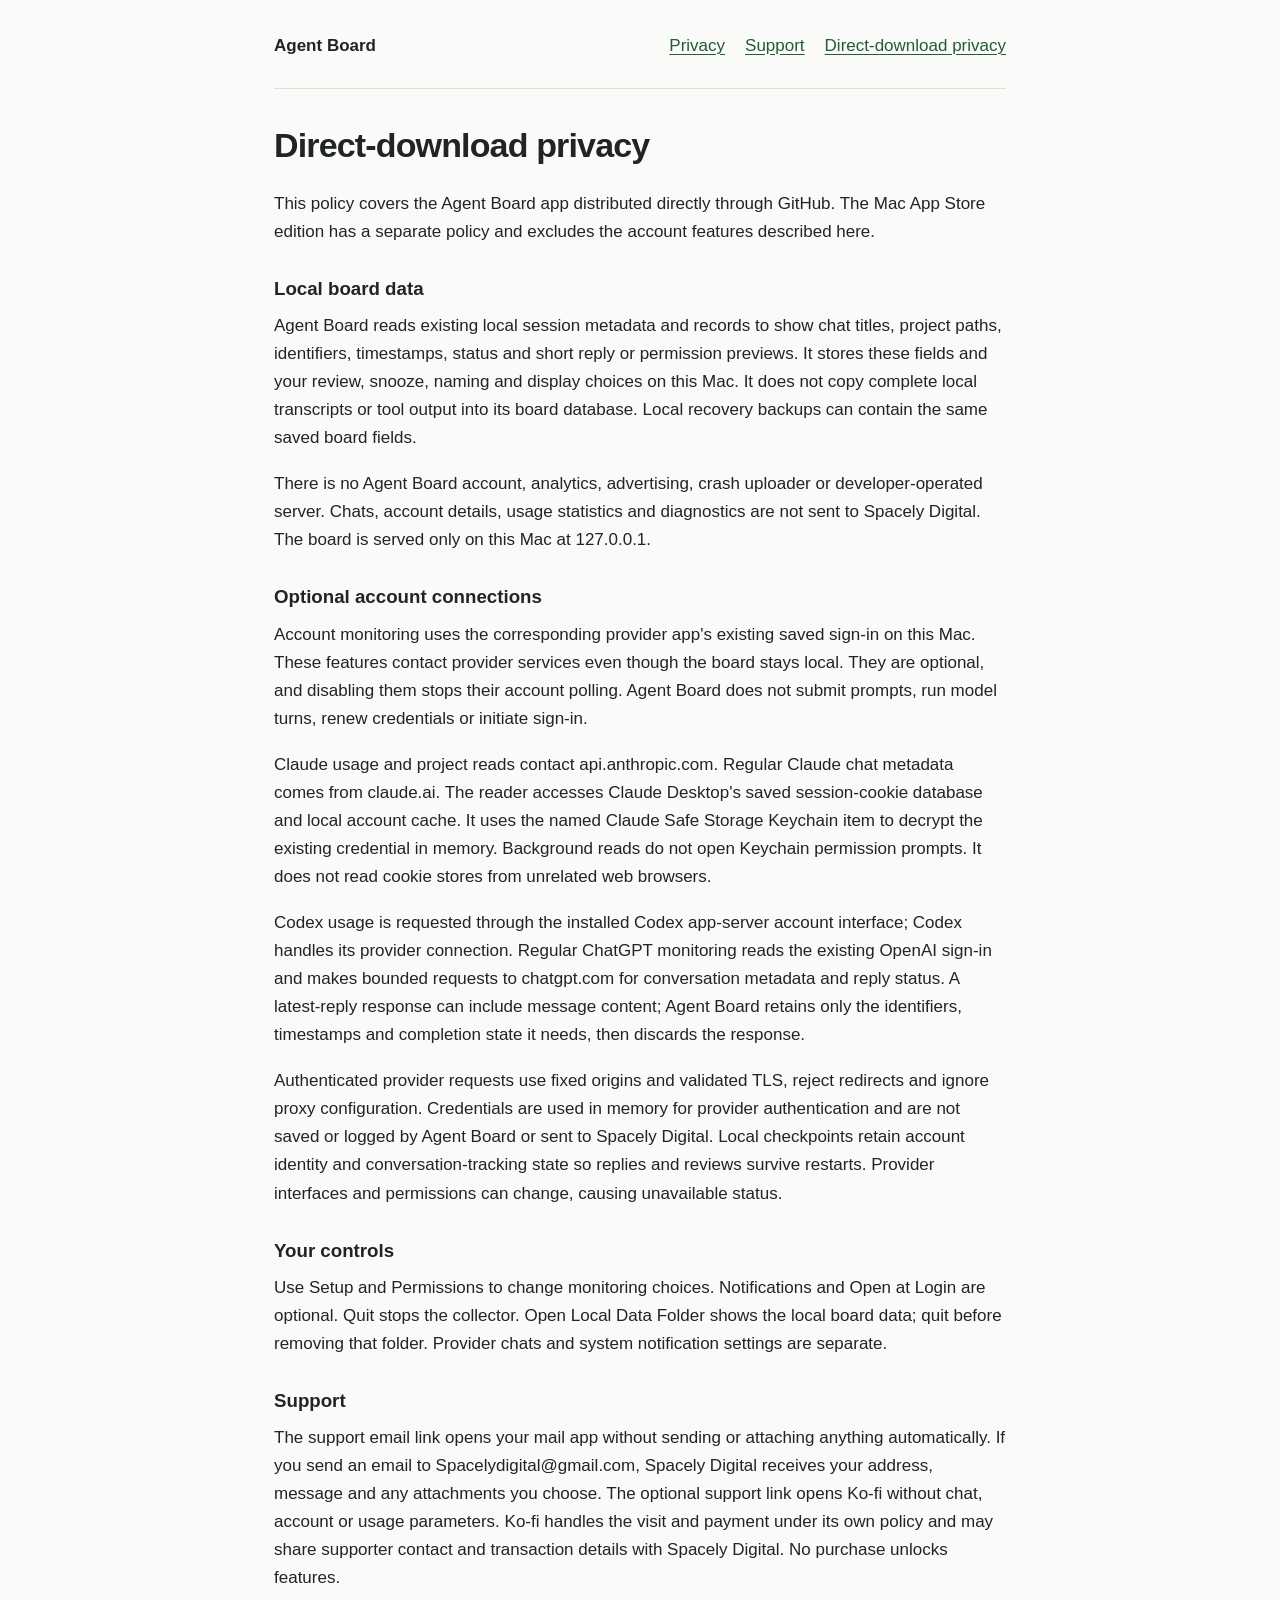
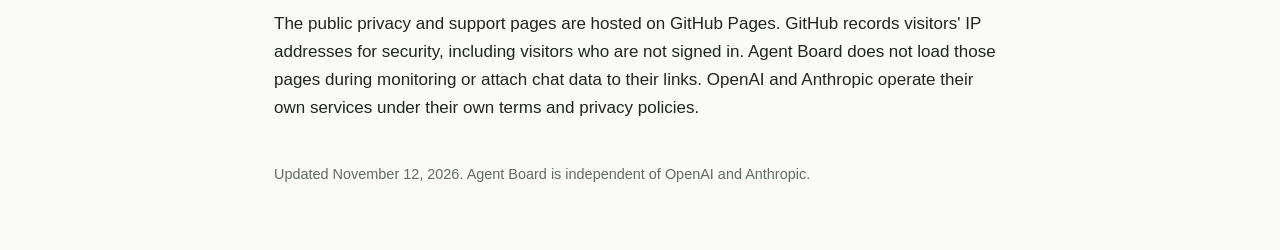
<file: store-listing/site/direct-privacy.html>
<!doctype html>
<html lang="en">
<head>
  <meta charset="utf-8">
  <meta name="viewport" content="width=device-width, initial-scale=1">
  <meta http-equiv="Content-Security-Policy" content="default-src 'none'; style-src 'self'; base-uri 'none'; form-action 'none'; connect-src 'none'">
  <meta name="referrer" content="no-referrer">
  <title>Agent Board direct-download privacy</title>
  <link rel="stylesheet" href="site.css">
</head>
<body>
  <nav aria-label="Site"><strong>Agent Board</strong><a href="privacy.html">Privacy</a><a href="support.html">Support</a><a href="direct-privacy.html" aria-current="page">Direct-download privacy</a></nav>
  <main>
    <h1>Direct-download privacy</h1>
    <p>This policy covers the Agent Board app distributed directly through GitHub. The Mac App Store edition has a separate policy and excludes the account features described here.</p>
    <h2>Local board data</h2>
    <p>Agent Board reads existing local session metadata and records to show chat titles, project paths, identifiers, timestamps, status and short reply or permission previews. It stores these fields and your review, snooze, naming and display choices on this Mac. It does not copy complete local transcripts or tool output into its board database. Local recovery backups can contain the same saved board fields.</p>
    <p>There is no Agent Board account, analytics, advertising, crash uploader or developer-operated server. Chats, account details, usage statistics and diagnostics are not sent to Spacely Digital. The board is served only on this Mac at 127.0.0.1.</p>
    <h2>Optional account connections</h2>
    <p>Account monitoring uses the corresponding provider app's existing saved sign-in on this Mac. These features contact provider services even though the board stays local. They are optional, and disabling them stops their account polling. Agent Board does not submit prompts, run model turns, renew credentials or initiate sign-in.</p>
    <p>Claude usage and project reads contact api.anthropic.com. Regular Claude chat metadata comes from claude.ai. The reader accesses Claude Desktop's saved session-cookie database and local account cache. It uses the named Claude Safe Storage Keychain item to decrypt the existing credential in memory. Background reads do not open Keychain permission prompts. It does not read cookie stores from unrelated web browsers.</p>
    <p>Codex usage is requested through the installed Codex app-server account interface; Codex handles its provider connection. Regular ChatGPT monitoring reads the existing OpenAI sign-in and makes bounded requests to chatgpt.com for conversation metadata and reply status. A latest-reply response can include message content; Agent Board retains only the identifiers, timestamps and completion state it needs, then discards the response.</p>
    <p>Authenticated provider requests use fixed origins and validated TLS, reject redirects and ignore proxy configuration. Credentials are used in memory for provider authentication and are not saved or logged by Agent Board or sent to Spacely Digital. Local checkpoints retain account identity and conversation-tracking state so replies and reviews survive restarts. Provider interfaces and permissions can change, causing unavailable status.</p>
    <h2>Your controls</h2>
    <p>Use Setup and Permissions to change monitoring choices. Notifications and Open at Login are optional. Quit stops the collector. Open Local Data Folder shows the local board data; quit before removing that folder. Provider chats and system notification settings are separate.</p>
    <h2>Support</h2>
    <p>The support email link opens your mail app without sending or attaching anything automatically. If you send an email to Spacelydigital@gmail.com, Spacely Digital receives your address, message and any attachments you choose. The optional support link opens Ko-fi without chat, account or usage parameters. Ko-fi handles the visit and payment under its own policy and may share supporter contact and transaction details with Spacely Digital. No purchase unlocks features.</p>
    <p>The public privacy and support pages are hosted on GitHub Pages. GitHub records visitors' IP addresses for security, including visitors who are not signed in. Agent Board does not load those pages during monitoring or attach chat data to their links. OpenAI and Anthropic operate their own services under their own terms and privacy policies.</p>
  </main>
  <footer>Updated November 12, 2026. Agent Board is independent of OpenAI and Anthropic.</footer>
</body>
</html>
</file>
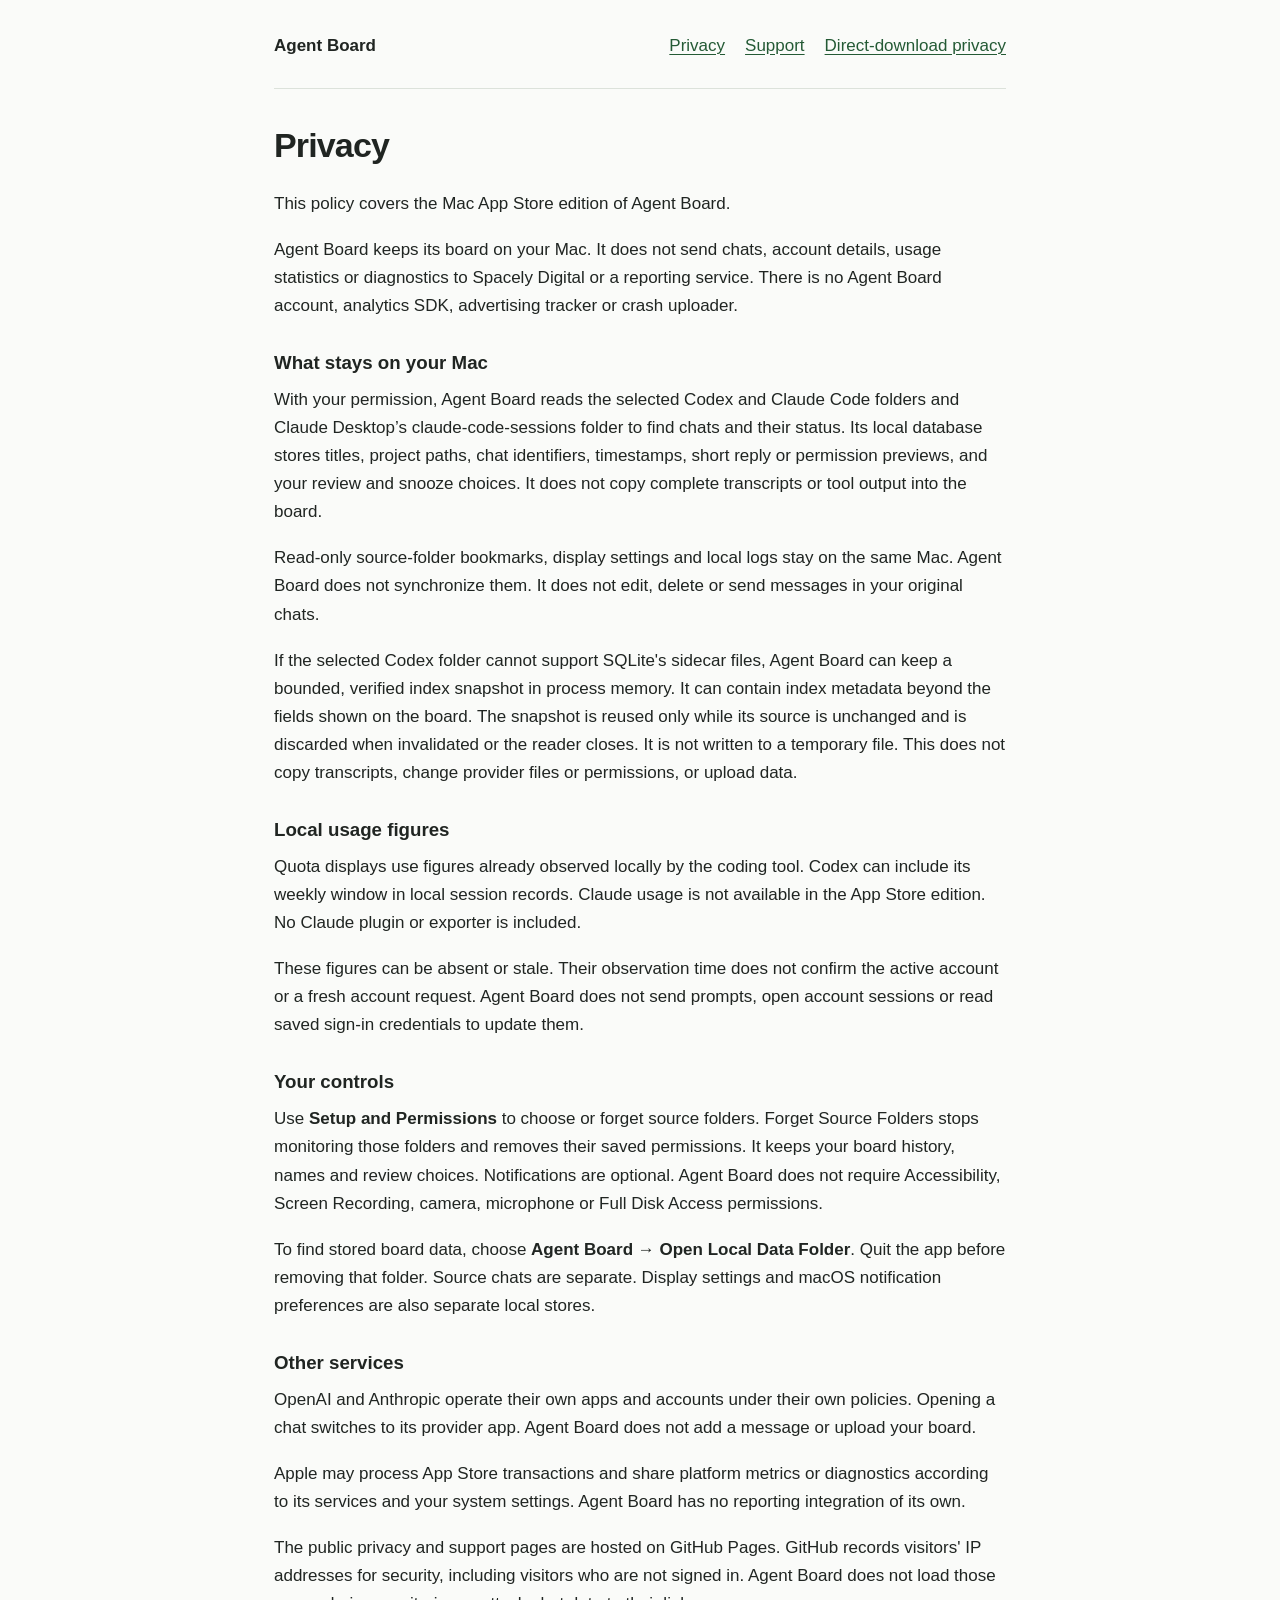
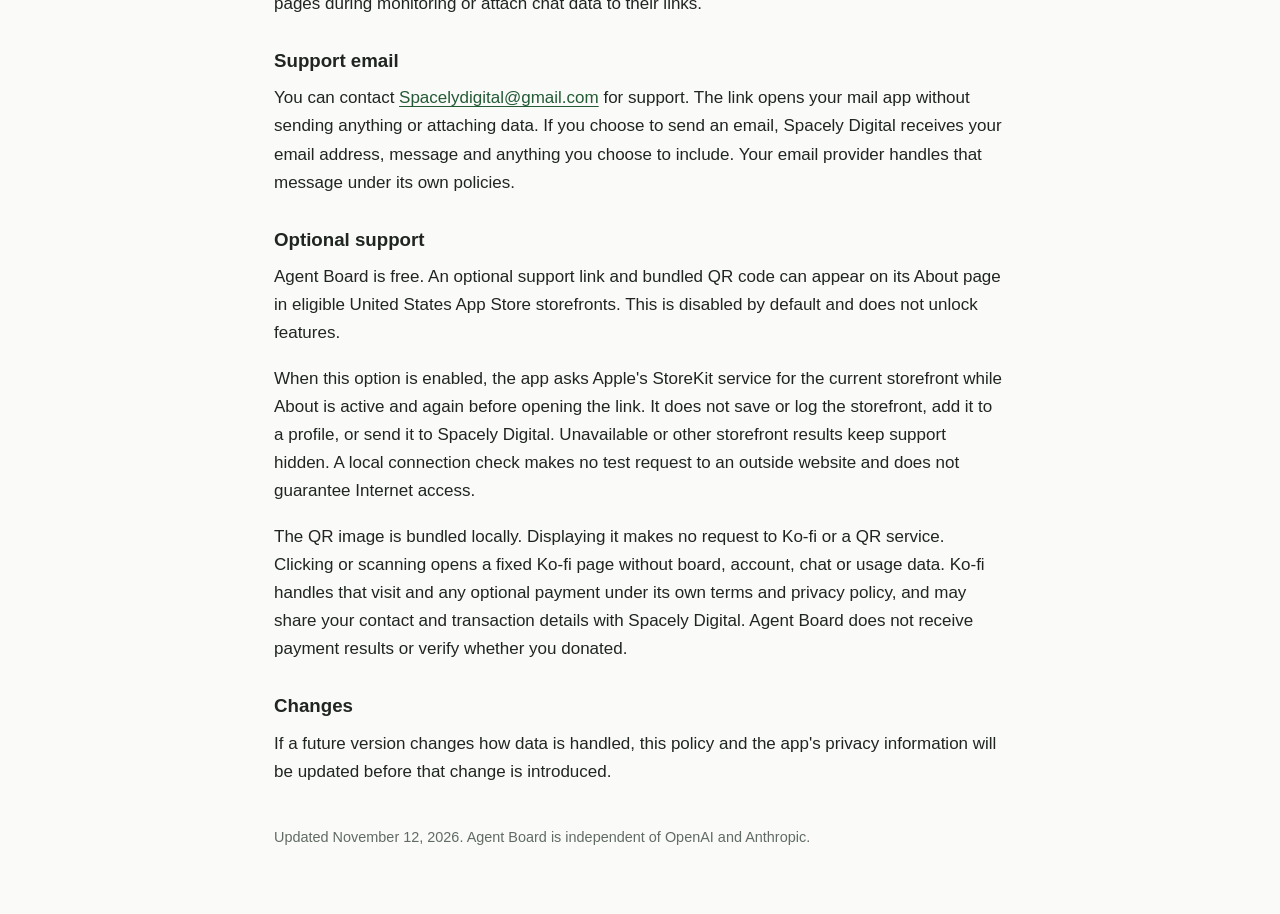
<file: store-listing/site/privacy.html>
<!doctype html>
<html lang="en">
<head>
  <meta charset="utf-8">
  <meta name="viewport" content="width=device-width, initial-scale=1">
  <meta http-equiv="Content-Security-Policy" content="default-src 'none'; style-src 'self'; base-uri 'none'; form-action 'none'; connect-src 'none'">
  <meta name="referrer" content="no-referrer">
  <title>Agent Board privacy</title>
  <link rel="stylesheet" href="site.css">
</head>
<body>
  <nav aria-label="Site"><strong>Agent Board</strong><a href="privacy.html" aria-current="page">Privacy</a><a href="support.html">Support</a><a href="direct-privacy.html">Direct-download privacy</a></nav>
  <main>
    <h1>Privacy</h1>
    <p>This policy covers the Mac App Store edition of Agent Board.</p>
    <p>Agent Board keeps its board on your Mac. It does not send chats, account details, usage statistics or diagnostics to Spacely Digital or a reporting service. There is no Agent Board account, analytics SDK, advertising tracker or crash uploader.</p>
    <h2>What stays on your Mac</h2>
    <p>With your permission, Agent Board reads the selected Codex and Claude Code folders and Claude Desktop’s claude-code-sessions folder to find chats and their status. Its local database stores titles, project paths, chat identifiers, timestamps, short reply or permission previews, and your review and snooze choices. It does not copy complete transcripts or tool output into the board.</p>
    <p>Read-only source-folder bookmarks, display settings and local logs stay on the same Mac. Agent Board does not synchronize them. It does not edit, delete or send messages in your original chats.</p>
    <p>If the selected Codex folder cannot support SQLite's sidecar files, Agent Board can keep a bounded, verified index snapshot in process memory. It can contain index metadata beyond the fields shown on the board. The snapshot is reused only while its source is unchanged and is discarded when invalidated or the reader closes. It is not written to a temporary file. This does not copy transcripts, change provider files or permissions, or upload data.</p>
    <h2>Local usage figures</h2>
    <p>Quota displays use figures already observed locally by the coding tool. Codex can include its weekly window in local session records. Claude usage is not available in the App Store edition. No Claude plugin or exporter is included.</p>
    <p>These figures can be absent or stale. Their observation time does not confirm the active account or a fresh account request. Agent Board does not send prompts, open account sessions or read saved sign-in credentials to update them.</p>
    <h2>Your controls</h2>
    <p>Use <strong>Setup and Permissions</strong> to choose or forget source folders. Forget Source Folders stops monitoring those folders and removes their saved permissions. It keeps your board history, names and review choices. Notifications are optional. Agent Board does not require Accessibility, Screen Recording, camera, microphone or Full Disk Access permissions.</p>
    <p>To find stored board data, choose <strong>Agent Board → Open Local Data Folder</strong>. Quit the app before removing that folder. Source chats are separate. Display settings and macOS notification preferences are also separate local stores.</p>
    <h2>Other services</h2>
    <p>OpenAI and Anthropic operate their own apps and accounts under their own policies. Opening a chat switches to its provider app. Agent Board does not add a message or upload your board.</p>
    <p>Apple may process App Store transactions and share platform metrics or diagnostics according to its services and your system settings. Agent Board has no reporting integration of its own.</p>
    <p>The public privacy and support pages are hosted on GitHub Pages. GitHub records visitors' IP addresses for security, including visitors who are not signed in. Agent Board does not load those pages during monitoring or attach chat data to their links.</p>
    <h2>Support email</h2>
    <p>You can contact <a href="mailto:Spacelydigital@gmail.com">Spacelydigital@gmail.com</a> for support. The link opens your mail app without sending anything or attaching data. If you choose to send an email, Spacely Digital receives your email address, message and anything you choose to include. Your email provider handles that message under its own policies.</p>
    <h2>Optional support</h2>
    <p>Agent Board is free. An optional support link and bundled QR code can appear on its About page in eligible United States App Store storefronts. This is disabled by default and does not unlock features.</p>
    <p>When this option is enabled, the app asks Apple's StoreKit service for the current storefront while About is active and again before opening the link. It does not save or log the storefront, add it to a profile, or send it to Spacely Digital. Unavailable or other storefront results keep support hidden. A local connection check makes no test request to an outside website and does not guarantee Internet access.</p>
    <p>The QR image is bundled locally. Displaying it makes no request to Ko-fi or a QR service. Clicking or scanning opens a fixed Ko-fi page without board, account, chat or usage data. Ko-fi handles that visit and any optional payment under its own terms and privacy policy, and may share your contact and transaction details with Spacely Digital. Agent Board does not receive payment results or verify whether you donated.</p>
    <h2>Changes</h2>
    <p>If a future version changes how data is handled, this policy and the app's privacy information will be updated before that change is introduced.</p>
  </main>
  <footer>Updated November 12, 2026. Agent Board is independent of OpenAI and Anthropic.</footer>
</body>
</html>
</file>
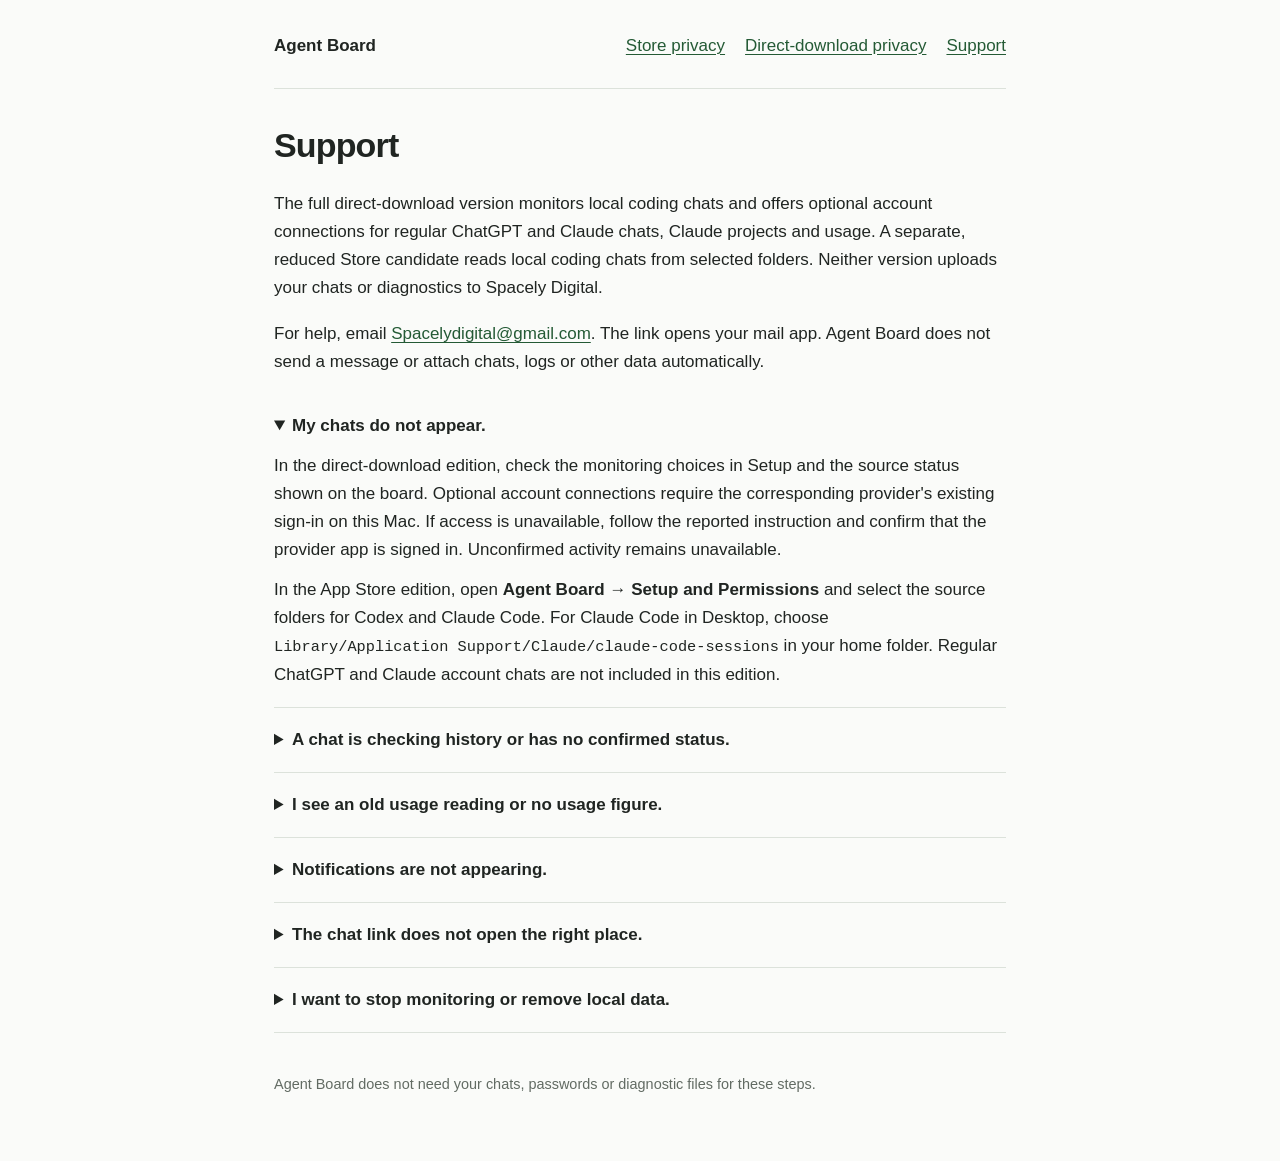
<file: store-listing/site/support.html>
<!doctype html>
<html lang="en">
<head>
  <meta charset="utf-8">
  <meta name="viewport" content="width=device-width, initial-scale=1">
  <meta http-equiv="Content-Security-Policy" content="default-src 'none'; style-src 'self'; base-uri 'none'; form-action 'none'; connect-src 'none'">
  <meta name="referrer" content="no-referrer">
  <title>Agent Board support</title>
  <link rel="stylesheet" href="site.css">
</head>
<body>
  <nav aria-label="Site"><strong>Agent Board</strong><a href="privacy.html">Store privacy</a><a href="direct-privacy.html">Direct-download privacy</a><a href="support.html" aria-current="page">Support</a></nav>
  <main>
    <h1>Support</h1>
    <p>The full direct-download version monitors local coding chats and offers optional account connections for regular ChatGPT and Claude chats, Claude projects and usage. A separate, reduced Store candidate reads local coding chats from selected folders. Neither version uploads your chats or diagnostics to Spacely Digital.</p>
    <p>For help, email <a href="mailto:Spacelydigital@gmail.com">Spacelydigital@gmail.com</a>. The link opens your mail app. Agent Board does not send a message or attach chats, logs or other data automatically.</p>
    <details open>
      <summary>My chats do not appear.</summary>
      <p>In the direct-download edition, check the monitoring choices in Setup and the source status shown on the board. Optional account connections require the corresponding provider's existing sign-in on this Mac. If access is unavailable, follow the reported instruction and confirm that the provider app is signed in. Unconfirmed activity remains unavailable.</p>
      <p>In the App Store edition, open <strong>Agent Board → Setup and Permissions</strong> and select the source folders for Codex and Claude Code. For Claude Code in Desktop, choose <code>Library/Application Support/Claude/claude-code-sessions</code> in your home folder. Regular ChatGPT and Claude account chats are not included in this edition.</p>
    </details>
    <details>
      <summary>A chat is checking history or has no confirmed status.</summary>
      <p>Agent Board verifies local session records before confirming that work has finished. A large, incomplete or changing file may take longer. Leave the board open, then check the source app if its status remains uncertain. Agent Board does not assume a quiet chat is finished.</p>
    </details>
    <details>
      <summary>I see an old usage reading or no usage figure.</summary>
      <p>The direct-download edition can request usage through its optional account connections. Check Setup, the provider sign-in and any access or retry message on the board. The observation time and stale label indicate whether a reading is current. Agent Board never sends a prompt to refresh usage or assumes that a passed reset means a new full allowance.</p>
      <p>The App Store edition shows Codex weekly usage only when a verified local session record contains it. Claude usage is not available in this edition, and no Claude plugin is included.</p>
    </details>
    <details>
      <summary>Notifications are not appearing.</summary>
      <p>Enable notifications in Agent Board and allow them in macOS System Settings under Notifications. Check Focus settings too. Monitoring still works when notifications are off or denied.</p>
    </details>
    <details>
      <summary>The chat link does not open the right place.</summary>
      <p>Open the coding tool directly and confirm the chat is still available. Exact-chat links depend on the provider app and its version. A reviewed or snoozed card changes only your board; it does not archive the original chat.</p>
    </details>
    <details>
      <summary>I want to stop monitoring or remove local data.</summary>
      <p>In the App Store edition, use <strong>Forget Source Folders</strong> in Setup to stop reading those folders and remove their saved permissions. Your board history, names and review choices are retained. In the direct-download edition, disable optional account monitoring in Setup to stop those account requests. Quit either edition to stop its collector. To remove the board's database and logs, first choose <strong>Open Local Data Folder</strong>, then quit the app and remove that folder. Your provider chats stay separate. Appearance settings and notification preferences are separate local stores.</p>
    </details>
  </main>
  <footer>Agent Board does not need your chats, passwords or diagnostic files for these steps.</footer>
</body>
</html>
</file>
<file: store-listing/site/site.css>
:root { color-scheme: light dark; font: 17px/1.65 -apple-system, BlinkMacSystemFont, "Segoe UI", sans-serif; color: light-dark(#202522, #e6ebe7); background: light-dark(#fafbf9, #141815); }
* { box-sizing: border-box; }
body { max-width: 780px; margin: 0 auto; padding: 32px 24px 64px; }
nav { display: flex; flex-wrap: wrap; gap: 20px; align-items: center; padding-bottom: 28px; border-bottom: 1px solid light-dark(#dce2db, #354238); }
nav strong { margin-right: auto; }
a { color: light-dark(#245a35, #abd8b5); text-underline-offset: .18em; }
a:focus-visible, summary:focus-visible { outline: 2px solid currentColor; outline-offset: 5px; }
h1 { font-size: 2rem; line-height: 1.2; margin: 36px 0 24px; letter-spacing: -.025em; }
h2 { font-size: 1.1rem; line-height: 1.4; margin: 30px 0 10px; }
p { margin: 0 0 18px; }
details { padding: 18px 0; border-bottom: 1px solid light-dark(#dce2db, #354238); }
summary { cursor: pointer; font-weight: 600; }
details p { margin: 12px 0 0; }
code { font: .9em ui-monospace, SFMono-Regular, Menlo, monospace; overflow-wrap: anywhere; }
footer { margin-top: 40px; font-size: .85rem; color: light-dark(#626b63, #a4b2a6); }
@media (max-width: 480px) { body { padding: 24px 20px 48px; } h1 { font-size: 1.7rem; } }
</file>
